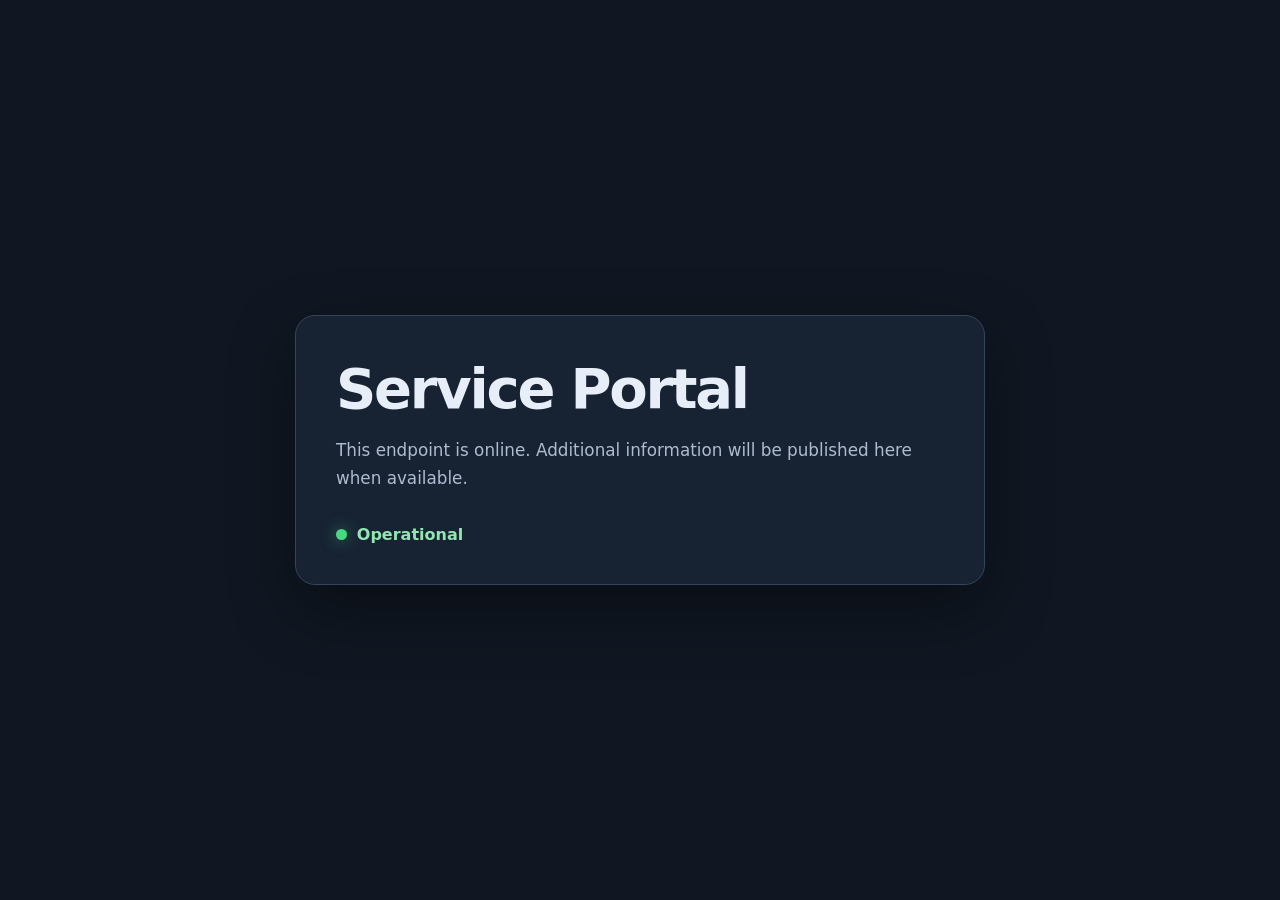
<file: safe-site/index.html>
<!doctype html>
<html lang="en">
<head>
  <meta charset="utf-8">
  <meta name="viewport" content="width=device-width, initial-scale=1">
  <meta name="robots" content="noindex, nofollow">
  <title>Service Portal</title>
  <style>
    :root { color-scheme: light dark; font-family: system-ui, sans-serif; }
    body { min-height: 100vh; margin: 0; display: grid; place-items: center; background: #101722; color: #e8eef7; }
    main { width: min(38rem, calc(100% - 3rem)); padding: 2.5rem; border: 1px solid #33445c; border-radius: 1.25rem; background: #172233; box-shadow: 0 1.5rem 4rem #0006; }
    h1 { margin: 0 0 1rem; font-size: clamp(2rem, 7vw, 3.5rem); letter-spacing: -.04em; }
    p { margin: 0; color: #aebcd0; font-size: 1.05rem; line-height: 1.65; }
    .status { display: inline-flex; align-items: center; gap: .6rem; margin-top: 2rem; color: #92e6b2; font-weight: 650; }
    .status::before { content: ""; width: .7rem; height: .7rem; border-radius: 50%; background: #46d982; box-shadow: 0 0 1rem #46d98299; }
  </style>
</head>
<body>
  <main>
    <h1>Service Portal</h1>
    <p>This endpoint is online. Additional information will be published here when available.</p>
    <div class="status">Operational</div>
  </main>
</body>
</html>
</file>
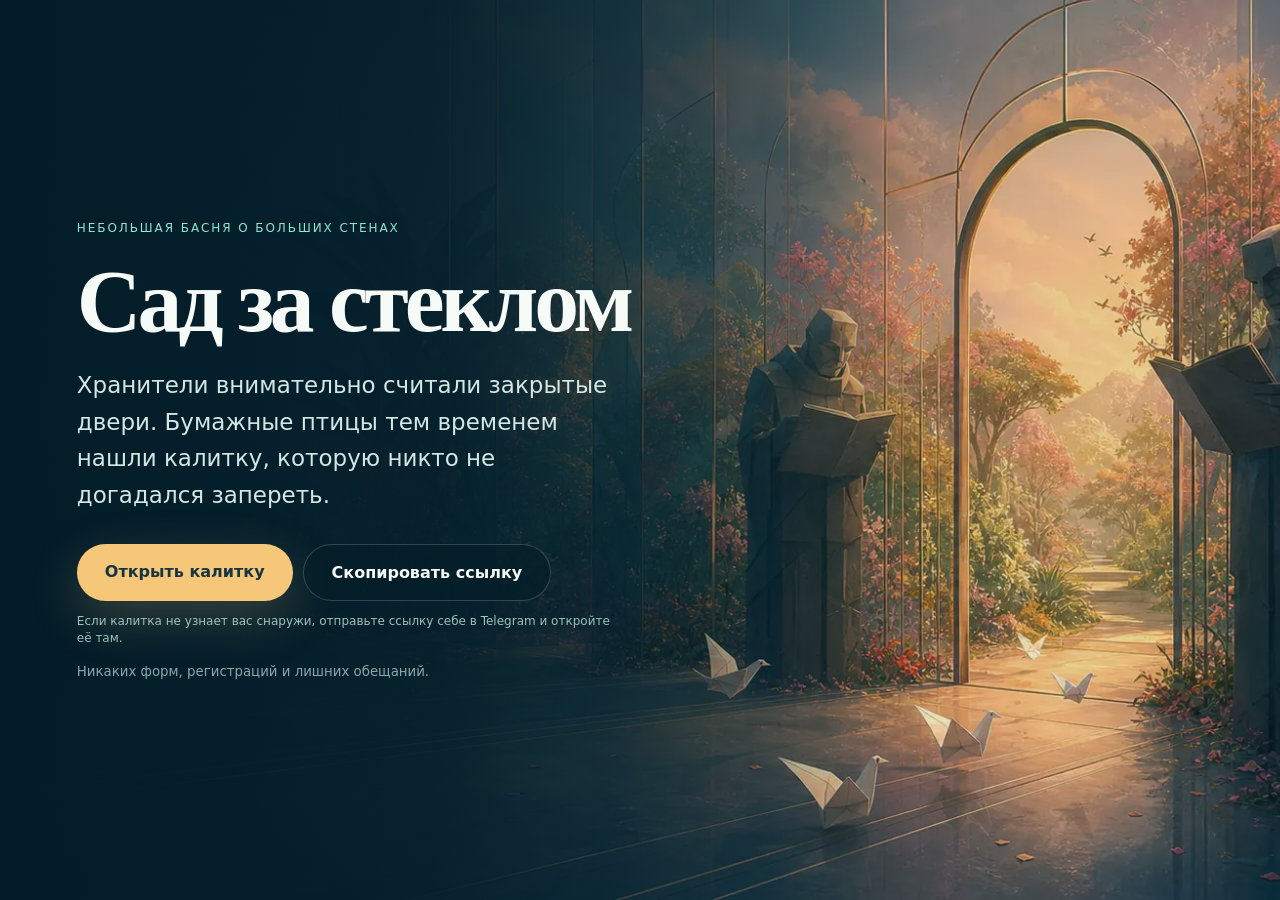
<file: site-presets/glass-garden/index.html>
<!doctype html>
<html lang="ru">
<head>
  <meta charset="utf-8">
  <meta name="viewport" content="width=device-width,initial-scale=1">
  <title>Сад за стеклом</title>
  <style>
    *{box-sizing:border-box}html,body{margin:0;min-height:100%;font-family:Inter,ui-sans-serif,system-ui,sans-serif;background:#082838;color:#f7fbf8}
    body{min-height:100svh;background:linear-gradient(90deg,rgba(3,28,40,.98) 0%,rgba(3,28,40,.83) 34%,rgba(3,28,40,.08) 72%),url("hero.webp") center/cover no-repeat;animation:gardenBreathe 12s ease-in-out infinite alternate}
    main{min-height:100svh;display:flex;align-items:center;padding:clamp(28px,6vw,100px)}
    article{max-width:610px}.mark{letter-spacing:.16em;text-transform:uppercase;font-size:12px;color:#8ce6d1}
    h1{font-family:Georgia,serif;font-size:clamp(48px,7vw,94px);line-height:.94;margin:24px 0;letter-spacing:-.045em}
    p{max-width:540px;font-size:clamp(18px,2vw,23px);line-height:1.6;color:#d3e7e4}
    .actions{display:flex;gap:10px;flex-wrap:wrap;margin-top:30px}a,button{display:inline-flex;padding:18px 28px;border-radius:999px;font:inherit;font-weight:800;cursor:pointer;transition:.25s}a{background:#f6c779;color:#173443;text-decoration:none;box-shadow:0 16px 50px rgba(246,199,121,.22)}button{border:1px solid rgba(255,255,255,.18);background:rgba(5,31,41,.72);color:#f7fbf8}
    a:hover{transform:translateY(-3px);box-shadow:0 20px 60px rgba(246,199,121,.34)}
    small{display:block;margin-top:18px;color:#86aaa8}.handoff{margin-top:12px;font-size:12px;line-height:1.4;color:#9bc2bb}
    @keyframes gardenBreathe{to{background-position:center,56% center}}@media(max-width:700px){html,body{height:100%;overflow:hidden}body{background:linear-gradient(0deg,rgba(3,28,40,.99) 0%,rgba(3,28,40,.76) 58%,rgba(3,28,40,.18) 100%),url("hero.webp") 68% center/cover no-repeat}main{height:100svh;min-height:0;align-items:flex-end;padding:20px}article{max-height:100%}.mark{font-size:10px}h1{font-size:clamp(38px,12vw,52px);margin:14px 0}p{font-size:14px;line-height:1.42}.actions{display:grid;grid-template-columns:1fr 1fr;gap:8px;margin-top:16px}.actions>*{width:100%;justify-content:center;padding:13px 10px;font-size:13px}small{margin-top:10px;font-size:11px}}@media(prefers-reduced-motion:reduce){body{animation:none}}
  </style>
</head>
<body>
  <main><article>
    <div class="mark">Небольшая басня о больших стенах</div>
    <h1>Сад за стеклом</h1>
    <p>Хранители внимательно считали закрытые двери. Бумажные птицы тем временем нашли калитку, которую никто не догадался запереть.</p>
    <div class="actions"><a id="connect" href="__PROXY_TG_LINK__">Открыть калитку</a><button id="copy" type="button">Скопировать ссылку</button></div>
    <p class="handoff">Если калитка не узнает вас снаружи, отправьте ссылку себе в Telegram и откройте её там.</p>
    <small id="status">Никаких форм, регистраций и лишних обещаний.</small>
  </article></main>
  <script>const link="__PROXY_LINK__",s=document.getElementById("status");document.getElementById("copy").onclick=async()=>{try{await navigator.clipboard.writeText(link)}catch(e){const t=document.createElement("textarea");t.value=link;document.body.appendChild(t);t.select();document.execCommand("copy");t.remove()}s.textContent="Ссылка скопирована"};</script>
</body>
</html>
</file>
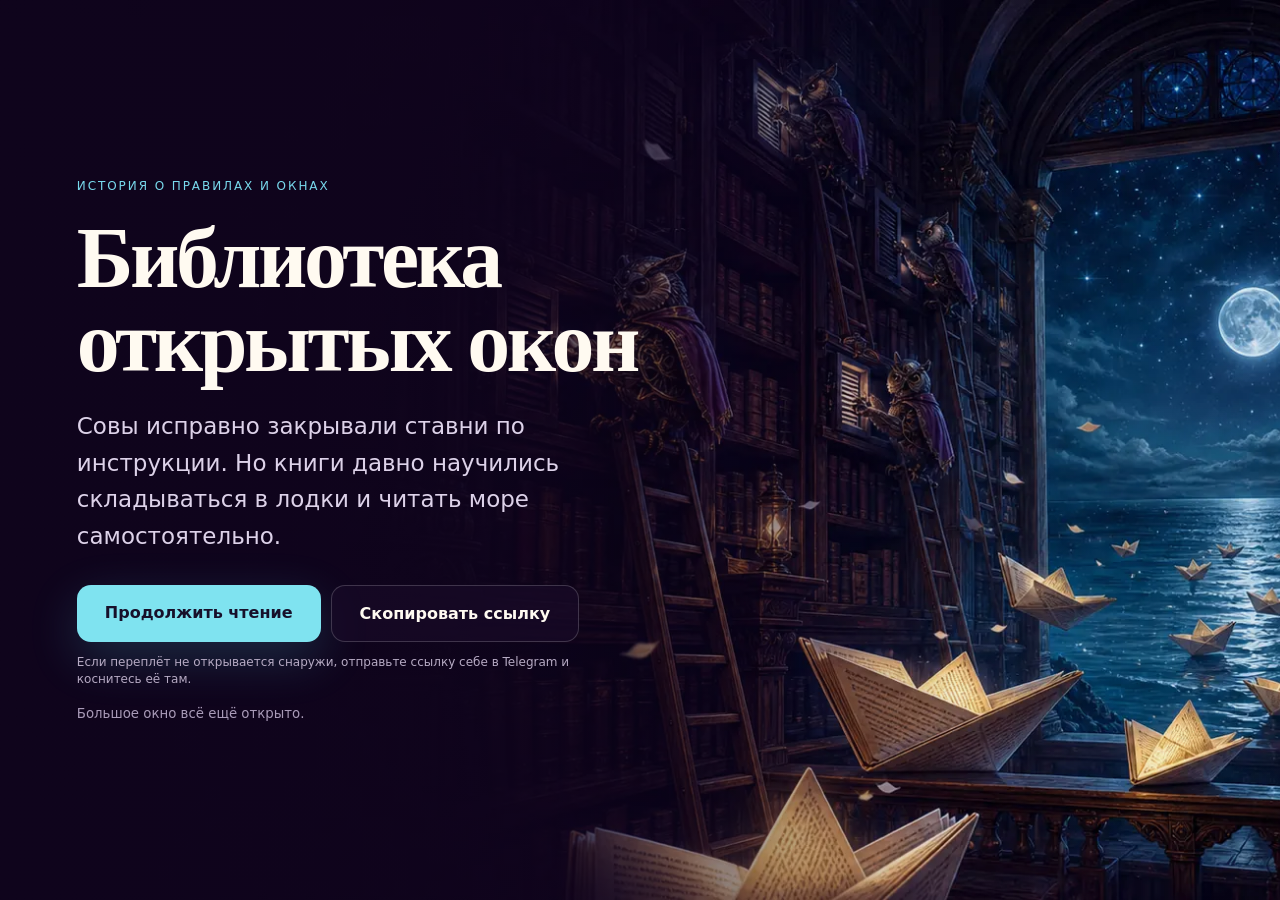
<file: site-presets/open-library/index.html>
<!doctype html>
<html lang="ru">
<head>
  <meta charset="utf-8">
  <meta name="viewport" content="width=device-width,initial-scale=1">
  <title>Библиотека открытых окон</title>
  <style>
    *{box-sizing:border-box}html,body{margin:0;min-height:100%;font-family:Inter,ui-sans-serif,system-ui,sans-serif;background:#10051e;color:#fffaf1}
    body{min-height:100svh;background:linear-gradient(90deg,rgba(15,4,28,.99) 0%,rgba(15,4,28,.84) 35%,rgba(15,4,28,.04) 75%),url("hero.webp") center/cover no-repeat;animation:librarySail 13s ease-in-out infinite alternate}
    main{min-height:100svh;display:flex;align-items:center;padding:clamp(28px,6vw,100px)}
    article{max-width:620px}.mark{letter-spacing:.16em;text-transform:uppercase;font-size:12px;color:#78d9ec}
    h1{font-family:Georgia,serif;font-size:clamp(46px,6.7vw,90px);line-height:.97;margin:24px 0;letter-spacing:-.04em}
    p{max-width:550px;font-size:clamp(18px,2vw,23px);line-height:1.6;color:#ddd2e9}
    .actions{display:flex;gap:10px;flex-wrap:wrap;margin-top:30px}a,button{display:inline-flex;padding:18px 28px;border-radius:14px;font:inherit;font-weight:800;cursor:pointer;transition:.25s}a{background:#7fe3f0;color:#17102a;text-decoration:none;box-shadow:0 16px 50px rgba(79,203,229,.2)}button{border:1px solid rgba(255,255,255,.18);background:rgba(24,10,39,.72);color:#fffaf1}
    a:hover{transform:translateY(-3px) rotate(-.4deg);box-shadow:0 20px 60px rgba(79,203,229,.34)}
    small{display:block;margin-top:18px;color:#a99bb8}.handoff{margin-top:12px;font-size:12px;line-height:1.4;color:#b7abc4}
    @keyframes librarySail{to{background-position:center,58% center}}@media(max-width:700px){html,body{height:100%;overflow:hidden}body{background:linear-gradient(0deg,rgba(15,4,28,.99) 0%,rgba(15,4,28,.78) 58%,rgba(15,4,28,.12) 100%),url("hero.webp") 72% center/cover no-repeat}main{height:100svh;min-height:0;align-items:flex-end;padding:20px}article{max-height:100%}.mark{font-size:10px}h1{font-size:clamp(36px,11vw,49px);margin:14px 0}p{font-size:14px;line-height:1.42}.actions{display:grid;grid-template-columns:1fr 1fr;gap:8px;margin-top:16px}.actions>*{width:100%;justify-content:center;padding:13px 9px;font-size:13px}small{margin-top:10px;font-size:11px}}@media(prefers-reduced-motion:reduce){body{animation:none}}
  </style>
</head>
<body>
  <main><article>
    <div class="mark">История о правилах и окнах</div>
    <h1>Библиотека открытых окон</h1>
    <p>Совы исправно закрывали ставни по инструкции. Но книги давно научились складываться в лодки и читать море самостоятельно.</p>
    <div class="actions"><a id="connect" href="__PROXY_TG_LINK__">Продолжить чтение</a><button id="copy" type="button">Скопировать ссылку</button></div>
    <p class="handoff">Если переплёт не открывается снаружи, отправьте ссылку себе в Telegram и коснитесь её там.</p>
    <small id="status">Большое окно всё ещё открыто.</small>
  </article></main>
  <script>const link="__PROXY_LINK__",s=document.getElementById("status");document.getElementById("copy").onclick=async()=>{try{await navigator.clipboard.writeText(link)}catch(e){const t=document.createElement("textarea");t.value=link;document.body.appendChild(t);t.select();document.execCommand("copy");t.remove()}s.textContent="Ссылка скопирована"};</script>
</body>
</html>
</file>
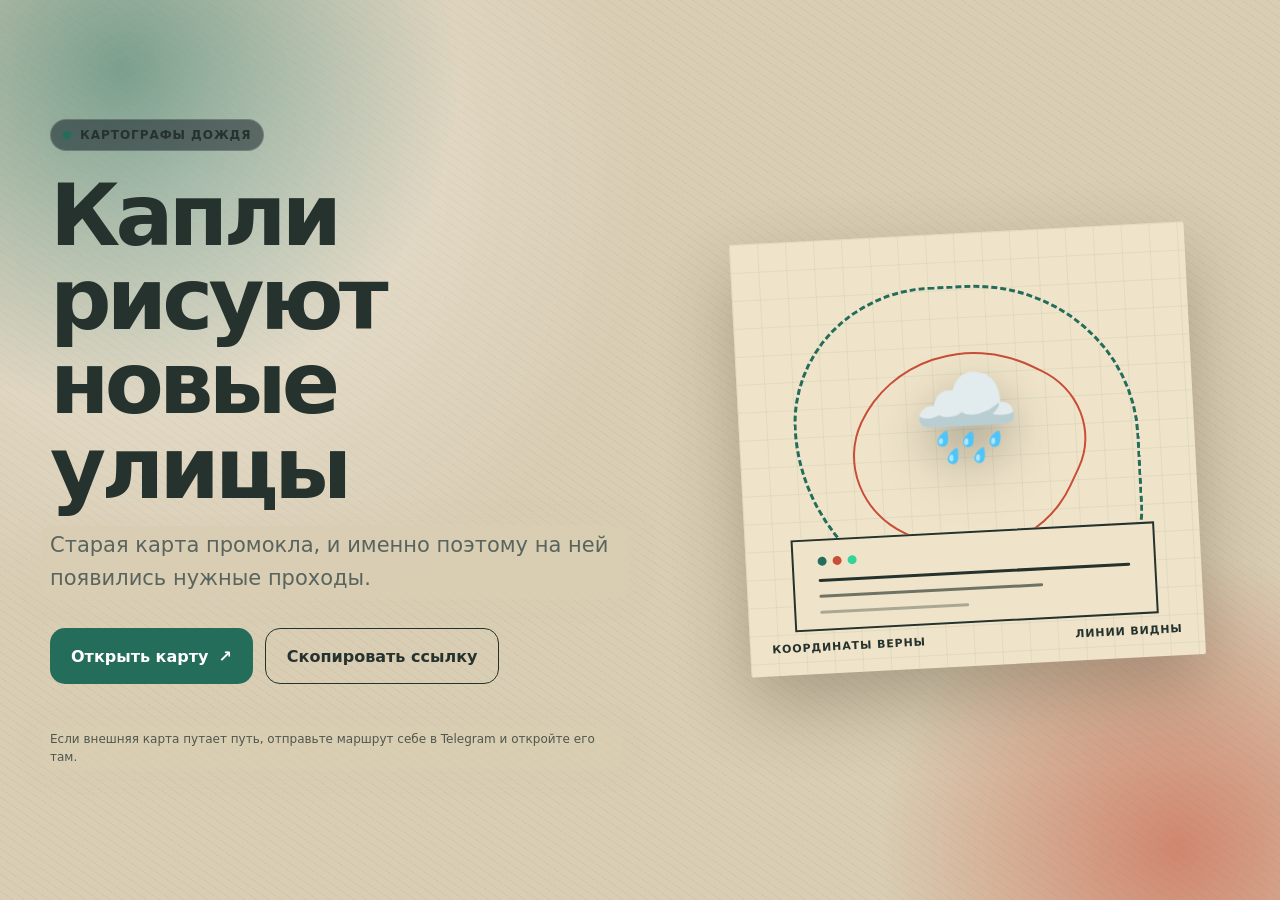
<file: site-presets/random-gallery/index.html>
<!doctype html>
<html lang="ru">
<head>
  <meta charset="utf-8">
  <meta name="viewport" content="width=device-width,initial-scale=1">
  <meta name="theme-color" content="#09111d">
  <title>IGProxy — свободный маршрут</title>
  <style>
    *{box-sizing:border-box}html,body{min-height:100%;margin:0}button,a{font:inherit}body{--a:#75d5ff;--b:#a78bfa;--bg:#07101d;--ink:#f8fafc;--muted:#aab7c8;--panel:rgba(13,23,39,.8);font-family:Inter,ui-sans-serif,system-ui,-apple-system,"Segoe UI",sans-serif;color:var(--ink);background:var(--bg);overflow-x:hidden}
    .backdrop{position:fixed;inset:0;z-index:-2;overflow:hidden}.backdrop::before,.backdrop::after{content:"";position:absolute;border-radius:50%;filter:blur(3px);opacity:.55}.backdrop::before{width:55vw;height:55vw;left:-18vw;top:-22vw;background:radial-gradient(circle,var(--a),transparent 68%)}.backdrop::after{width:48vw;height:48vw;right:-16vw;bottom:-20vw;background:radial-gradient(circle,var(--b),transparent 68%)}
    .shell{width:min(1180px,calc(100% - 32px));min-height:100vh;margin:auto;display:grid;grid-template-columns:minmax(0,1.05fr) minmax(320px,.95fr);align-items:center;gap:clamp(30px,6vw,88px);padding:50px 0}.copy{max-width:660px}.badge{display:inline-flex;align-items:center;gap:9px;padding:8px 12px;border:1px solid rgba(255,255,255,.16);border-radius:999px;background:rgba(6,13,24,.48);backdrop-filter:blur(12px);font-size:12px;font-weight:850;letter-spacing:.08em;text-transform:uppercase}.badge i{width:8px;height:8px;border-radius:50%;background:var(--a);box-shadow:0 0 16px var(--a)}
    h1{margin:22px 0 16px;font-size:clamp(46px,7vw,86px);line-height:.98;letter-spacing:-.055em;text-wrap:balance}.lead{max-width:610px;margin:0;color:var(--muted);font-size:clamp(17px,2vw,21px);line-height:1.58}.actions{display:flex;align-items:center;gap:12px;flex-wrap:wrap;margin-top:30px}.primary,.secondary{min-height:56px;border:0;border-radius:15px;padding:0 21px;font-weight:850;cursor:pointer;transition:transform .18s ease,filter .18s ease}.primary{display:inline-flex;align-items:center;gap:10px;color:#07101d;background:linear-gradient(135deg,var(--a),var(--b));box-shadow:0 16px 42px color-mix(in srgb,var(--a) 23%,transparent);text-decoration:none}.secondary{color:var(--ink);border:1px solid rgba(255,255,255,.16);background:rgba(8,16,28,.68)}.primary:hover,.secondary:hover{transform:translateY(-2px);filter:brightness(1.08)}.copied{width:100%;min-height:20px;color:var(--a);font-size:13px;font-weight:750}
    .scene{position:relative;min-height:560px;display:grid;place-items:center}.artifact{position:relative;width:min(455px,100%);aspect-ratio:.84;border:1px solid rgba(255,255,255,.16);border-radius:34px;background:linear-gradient(145deg,rgba(255,255,255,.13),rgba(8,16,29,.82));box-shadow:0 40px 100px rgba(0,0,0,.42);overflow:hidden;transform:rotate(1.5deg)}.grid{position:absolute;inset:0;opacity:.32;background-image:linear-gradient(rgba(255,255,255,.08) 1px,transparent 1px),linear-gradient(90deg,rgba(255,255,255,.08) 1px,transparent 1px);background-size:38px 38px}.orb{position:absolute;inset:13%;border:1px solid color-mix(in srgb,var(--a) 55%,transparent);border-radius:50%}.orb::after{content:"";position:absolute;inset:18%;border:1px solid color-mix(in srgb,var(--b) 60%,transparent);border-radius:inherit}.symbol{position:absolute;left:50%;top:14%;transform:translateX(-50%);font-size:78px;filter:drop-shadow(0 18px 24px rgba(0,0,0,.3))}.console{position:absolute;inset:38% 14% 17%;display:grid;align-content:center;gap:13px;border:1px solid rgba(255,255,255,.12);border-radius:24px;background:rgba(5,12,22,.76);padding:24px}.lights{display:flex;gap:6px}.lights i{width:9px;height:9px;border-radius:50%;background:var(--a)}.lights i:nth-child(2){background:var(--b)}.lights i:nth-child(3){background:#34d399}.line{height:8px;border-radius:99px;background:linear-gradient(90deg,var(--a),var(--b))}.line:nth-child(3){width:72%;opacity:.63}.line:nth-child(4){width:48%;opacity:.34}.caption{position:absolute;left:22px;right:22px;bottom:20px;display:flex;justify-content:space-between;gap:12px;font-size:11px;font-weight:850;letter-spacing:.08em;text-transform:uppercase}.tag{position:absolute;z-index:3;display:inline-flex;align-items:center;gap:8px;max-width:190px;padding:9px 13px;border:1px solid rgba(255,255,255,.17);border-radius:999px;background:rgba(7,15,28,.88);backdrop-filter:blur(14px);font-size:11px;font-weight:850;box-shadow:0 14px 38px rgba(0,0,0,.28)}.tag::before{content:"";width:7px;height:7px;border-radius:50%;background:var(--a);box-shadow:0 0 14px var(--a)}.tag-a{left:12px;top:13%}.tag-b{right:12px;bottom:14%}.tag-b::before{background:var(--b);box-shadow:0 0 14px var(--b)}

    /* 01 — newspaper front page */
    .layout-editorial{--bg:#e9e4d7;--ink:#171715;--muted:#625f57;--a:#d6523c;--b:#1f4d45}.layout-editorial .backdrop{background:repeating-linear-gradient(90deg,transparent 0 31px,rgba(30,30,20,.04) 32px)}.layout-editorial .backdrop::before,.layout-editorial .backdrop::after{display:none}.layout-editorial .shell{grid-template-columns:.9fr 1.1fr}.layout-editorial .copy{border-top:6px double #171715;padding-top:18px}.layout-editorial .badge{border-color:#171715;background:transparent;border-radius:0}.layout-editorial h1{font-family:Georgia,serif;font-size:clamp(52px,7vw,94px);letter-spacing:-.06em}.layout-editorial .primary{border-radius:0;background:#171715;color:#fff;box-shadow:none}.layout-editorial .secondary{border-radius:0;border-color:#171715;background:transparent;color:#171715}.layout-editorial .artifact{aspect-ratio:.72;border:2px solid #171715;border-radius:0;background:#f7f2e7;box-shadow:18px 18px 0 #d6523c;transform:rotate(2deg)}.layout-editorial .grid{opacity:.12;background-size:100% 34px}.layout-editorial .orb{inset:11% 11% 48%;border:0;border-radius:0;background:linear-gradient(145deg,#1f4d45,#17322e)}.layout-editorial .orb::after{display:none}.layout-editorial .console{inset:50% 9% 10%;border:0;border-top:2px solid #171715;border-radius:0;background:transparent;color:#171715}.layout-editorial .line{height:12px;border-radius:0;background:#171715}.layout-editorial .symbol{top:16%;font-size:92px}.layout-editorial .caption{color:#171715}.layout-editorial .tag{border-color:#171715;border-radius:0;background:#f7f2e7;color:#171715;box-shadow:7px 7px 0 #1f4d45}
    /* 02 — transit board */
    .layout-transit{--bg:#090b0d;--ink:#f6f3e9;--muted:#b9b59f;--a:#ffd51f;--b:#ff5a36}.layout-transit .backdrop{background:linear-gradient(90deg,transparent 49.7%,rgba(255,213,31,.08) 50%)}.layout-transit .artifact{aspect-ratio:.94;border-radius:12px;border:3px solid #ffd51f;background:#101316;box-shadow:18px 18px 0 #24282c;transform:none}.layout-transit .grid{opacity:.5;background-size:100% 48px;background-image:linear-gradient(rgba(255,213,31,.12) 1px,transparent 1px)}.layout-transit .orb{inset:12% 8% 56%;border:0;border-radius:8px;background:#ffd51f}.layout-transit .orb::after{content:"03 — 17 — 44";inset:0;display:grid;place-items:center;border:0;color:#090b0d;font:900 44px/1 ui-monospace,monospace}.layout-transit .symbol{top:34%;font-size:98px}.layout-transit .console{inset:63% 8% 11%;border-radius:8px;border-color:#ffd51f;background:#090b0d}.layout-transit .line{height:5px;background:#ffd51f}.layout-transit h1{text-transform:uppercase;letter-spacing:-.035em}.layout-transit .primary{border-radius:6px;background:#ffd51f;box-shadow:none}.layout-transit .secondary{border-radius:6px;border-color:#ffd51f}.layout-transit .tag{border-radius:5px;background:#ffd51f;color:#090b0d;box-shadow:none}.layout-transit .tag::before{background:#090b0d;box-shadow:none}
    /* 03 — paper map */
    .layout-cartography{--bg:#d9cdb3;--ink:#25322d;--muted:#59645e;--a:#256d5b;--b:#c94e38}.layout-cartography .backdrop{background:radial-gradient(circle at 15% 20%,rgba(255,255,255,.45),transparent 36%),repeating-linear-gradient(35deg,rgba(44,64,54,.04) 0 1px,transparent 1px 7px)}.layout-cartography .artifact{aspect-ratio:1.05;border:0;border-radius:2px;background:#efe4c9;box-shadow:0 30px 70px rgba(60,47,28,.3);transform:rotate(-3deg)}.layout-cartography .grid{opacity:.45;background-size:28px 28px;background-image:linear-gradient(rgba(37,109,91,.16) 1px,transparent 1px),linear-gradient(90deg,rgba(37,109,91,.16) 1px,transparent 1px)}.layout-cartography .orb{inset:12%;border:3px dashed #256d5b;border-radius:46% 54% 34% 66%}.layout-cartography .orb::after{border:2px solid #c94e38;border-radius:60% 35% 55% 40%;transform:rotate(28deg)}.layout-cartography .console{inset:auto 10% 10% 10%;height:92px;border:2px solid #25322d;border-radius:0;background:#efe4c9}.layout-cartography .line{height:3px;background:#25322d}.layout-cartography .symbol{top:31%;font-size:86px}.layout-cartography .caption{color:#25322d}.layout-cartography .primary{background:#256d5b;color:#fff;box-shadow:none}.layout-cartography .secondary{border-color:#25322d;background:transparent;color:#25322d}.layout-cartography .tag{border:2px solid #25322d;border-radius:2px;background:#efe4c9;color:#25322d;box-shadow:none;transform:rotate(2deg)}
    /* 04 — terminal */
    .layout-terminal{--bg:#02120c;--ink:#baffd8;--muted:#72b58e;--a:#39ff88;--b:#00c96b}.layout-terminal{font-family:ui-monospace,SFMono-Regular,Consolas,monospace}.layout-terminal .backdrop{background:repeating-linear-gradient(0deg,transparent 0 3px,rgba(57,255,136,.025) 4px)}.layout-terminal .artifact{aspect-ratio:1.15;border:1px solid #39ff88;border-radius:8px;background:#041a11;box-shadow:0 0 70px rgba(57,255,136,.13);transform:none}.layout-terminal .grid{background-size:22px 22px;opacity:.2}.layout-terminal .orb{inset:8% 8% 72%;border:0;border-bottom:1px solid #39ff88;border-radius:0}.layout-terminal .orb::after{content:"●  ●  ●     ROUTE.SYS / ONLINE";inset:0;display:flex;align-items:center;border:0;color:#39ff88;font-size:12px}.layout-terminal .symbol{top:23%;font-size:84px}.layout-terminal .console{inset:56% 8% 10%;border-radius:2px;border-color:#39ff88;background:#02120c}.layout-terminal .line{height:2px;background:#39ff88}.layout-terminal .line::before{content:"> routing package";color:#39ff88;font-size:11px;position:relative;top:-15px}.layout-terminal h1{letter-spacing:-.045em}.layout-terminal .primary{border:1px solid #39ff88;border-radius:3px;background:#39ff88;box-shadow:0 0 35px rgba(57,255,136,.2)}.layout-terminal .secondary,.layout-terminal .tag{border-color:#39ff88;border-radius:3px;background:#03160e;color:#baffd8}
    /* 05 — botanical atlas */
    .layout-botanical{--bg:#e8f0df;--ink:#173d2c;--muted:#587061;--a:#56a96f;--b:#df8f79}.layout-botanical .backdrop{background:radial-gradient(ellipse at 0 100%,#a8d8b4 0 18%,transparent 19%),radial-gradient(ellipse at 100% 0,#f0b6a4 0 15%,transparent 16%)}.layout-botanical .shell{grid-template-columns:1fr 1fr}.layout-botanical h1{font-family:Georgia,serif;font-weight:500;letter-spacing:-.04em}.layout-botanical .artifact{aspect-ratio:.78;border:1px solid #6d8b76;border-radius:48% 48% 24px 24px;background:rgba(255,255,255,.56);box-shadow:0 30px 80px rgba(42,87,61,.2);transform:none}.layout-botanical .grid{opacity:.15;background-size:70px 70px}.layout-botanical .orb{inset:10% 16% 20%;border:0;border-radius:50% 5%;background:linear-gradient(145deg,rgba(86,169,111,.45),transparent)}.layout-botanical .orb::after{inset:15%;border:2px solid #56a96f;border-radius:5% 50%;transform:rotate(30deg)}.layout-botanical .symbol{top:23%;font-size:100px}.layout-botanical .console{inset:62% 13% 12%;border:0;border-radius:80px 12px;background:#173d2c}.layout-botanical .primary{background:#173d2c;color:#fff;box-shadow:none}.layout-botanical .secondary{border-color:#173d2c;background:transparent;color:#173d2c}.layout-botanical .caption{color:#173d2c}.layout-botanical .tag{border:1px solid #6d8b76;background:#f3f7ee;color:#173d2c;box-shadow:0 12px 30px rgba(42,87,61,.14)}
    /* 06 — airmail postcard */
    .layout-postcard{--bg:#bfe7ff;--ink:#12324a;--muted:#42647a;--a:#ffffff;--b:#ef5350}.layout-postcard .backdrop{background:linear-gradient(#79c8f7,#dff5ff 68%,#b7dfbc 69%)}.layout-postcard .backdrop::before,.layout-postcard .backdrop::after{background:#fff;filter:none;opacity:.65;height:70px;border-radius:999px}.layout-postcard .artifact{aspect-ratio:1.35;border:10px solid #fff;border-radius:8px;background:linear-gradient(145deg,#effaff,#9bd7f8);box-shadow:0 30px 70px rgba(21,87,125,.22);transform:rotate(3deg)}.layout-postcard .grid{opacity:.25;background-size:100% 32px}.layout-postcard .orb{inset:12% 8%;border:3px dashed #fff;border-radius:8px}.layout-postcard .orb::after{inset:10% 55% 55% 10%;border:0;border-radius:4px;background:#ef5350;box-shadow:inset 0 0 0 7px #fff}.layout-postcard .symbol{top:30%;font-size:92px}.layout-postcard .console{inset:67% 9% 9%;border:0;border-radius:4px;background:#fff}.layout-postcard .line{height:3px;background:#12324a}.layout-postcard .primary{background:#ef5350;color:#fff;box-shadow:none}.layout-postcard .secondary{border-color:#12324a;background:#fff;color:#12324a}.layout-postcard .caption{color:#12324a}.layout-postcard .tag{border:0;border-radius:5px;background:#fff;color:#12324a;box-shadow:0 10px 30px rgba(21,87,125,.18)}
    /* 07 — old tea menu */
    .layout-tearoom{--bg:#3a1717;--ink:#f7e6c4;--muted:#c9ae87;--a:#e4b65f;--b:#8ebc8b}.layout-tearoom .backdrop{background:radial-gradient(circle at center,rgba(228,182,95,.12),transparent 45%),repeating-linear-gradient(90deg,rgba(255,255,255,.02) 0 1px,transparent 1px 18px)}.layout-tearoom .copy{border:1px solid #e4b65f;padding:28px}.layout-tearoom h1{font-family:Georgia,serif;font-weight:500}.layout-tearoom .artifact{aspect-ratio:.76;border:4px double #e4b65f;border-radius:180px 180px 18px 18px;background:#4b2020;box-shadow:0 36px 80px rgba(0,0,0,.35);transform:none}.layout-tearoom .grid{display:none}.layout-tearoom .orb{inset:8% 12% 52%;border:1px solid #e4b65f;border-radius:50%}.layout-tearoom .symbol{top:19%;font-size:94px}.layout-tearoom .console{inset:53% 12% 12%;border:1px solid #e4b65f;border-radius:4px;background:#321313}.layout-tearoom .line{height:1px;background:#e4b65f}.layout-tearoom .primary{border-radius:2px;background:#e4b65f;box-shadow:none}.layout-tearoom .secondary,.layout-tearoom .tag{border-color:#e4b65f;border-radius:2px;background:#321313;color:#f7e6c4}.layout-tearoom .caption{color:#f7e6c4}
    /* 08 — maritime signal */
    .layout-beacon{--bg:#071d2d;--ink:#f8f2df;--muted:#9db2bc;--a:#ff6933;--b:#47b8c8}.layout-beacon .backdrop{background:linear-gradient(165deg,transparent 55%,rgba(71,184,200,.18) 56% 58%,transparent 59%)}.layout-beacon .shell{grid-template-columns:1.12fr .88fr}.layout-beacon h1{text-transform:uppercase;font-weight:950}.layout-beacon .artifact{aspect-ratio:.8;border:0;border-radius:240px 240px 20px 20px;background:#f8f2df;box-shadow:20px 20px 0 #ff6933;transform:none}.layout-beacon .grid{background-size:100% 70px;opacity:.18}.layout-beacon .orb{inset:10% 15% 45%;border:18px solid #071d2d;border-radius:50%}.layout-beacon .orb::after{inset:28%;border:0;background:#ff6933}.layout-beacon .symbol{top:34%;font-size:88px}.layout-beacon .console{inset:64% 12% 9%;border:0;border-radius:2px;background:#071d2d}.layout-beacon .line{height:4px;background:#47b8c8}.layout-beacon .primary{background:#ff6933;color:#071d2d;box-shadow:none}.layout-beacon .secondary{border-color:#f8f2df}.layout-beacon .caption{color:#071d2d}.layout-beacon .tag{border:0;border-radius:2px;background:#ff6933;color:#071d2d;box-shadow:none}
    /* 09 — music poster */
    .layout-poster{--bg:#37106d;--ink:#fff7d6;--muted:#d7bce8;--a:#ffdb1f;--b:#ff4da6}.layout-poster .backdrop{background:linear-gradient(125deg,#37106d 0 48%,#e2308b 49% 66%,#ffdb1f 67% 71%,#37106d 72%)}.layout-poster h1{font-size:clamp(54px,8vw,102px);text-transform:uppercase;font-weight:950;transform:rotate(-2deg)}.layout-poster .artifact{aspect-ratio:1;border:8px solid #fff7d6;border-radius:50%;background:#ff4da6;box-shadow:25px 25px 0 #ffdb1f;transform:rotate(4deg)}.layout-poster .grid{background-size:46px 46px;opacity:.3}.layout-poster .orb{inset:12%;border:18px solid #37106d}.layout-poster .orb::after{inset:23%;border:10px solid #ffdb1f}.layout-poster .symbol{top:32%;font-size:102px}.layout-poster .console{display:none}.layout-poster .primary{border:4px solid #37106d;border-radius:0;background:#ffdb1f;box-shadow:8px 8px 0 #ff4da6}.layout-poster .secondary,.layout-poster .tag{border:3px solid #fff7d6;border-radius:0;background:#37106d;color:#fff7d6;box-shadow:6px 6px 0 #ffdb1f}.layout-poster .caption{left:16%;right:16%;bottom:26%;color:#fff7d6;font-size:14px}
    /* 10 — playful path */
    .layout-playground{--bg:#f2f7ff;--ink:#17263a;--muted:#607087;--a:#64d7a4;--b:#7b8cff}.layout-playground .backdrop{background:radial-gradient(circle at 15% 20%,#d6fff0 0 12%,transparent 13%),radial-gradient(circle at 90% 70%,#e2ddff 0 16%,transparent 17%)}.layout-playground .artifact{aspect-ratio:.9;border:0;border-radius:42px;background:#fff;box-shadow:0 28px 70px rgba(56,75,108,.18);transform:rotate(-2deg)}.layout-playground .grid{background-size:52px 52px;opacity:.12}.layout-playground .orb{inset:12%;border:18px solid #d8f7e8;border-radius:44% 56% 62% 38%}.layout-playground .orb::after{inset:18%;border:10px solid #e4e6ff;border-radius:65% 35% 42% 58%}.layout-playground .symbol{top:30%;font-size:110px}.layout-playground .console{inset:66% 13% 10%;border:0;border-radius:18px;background:#17263a}.layout-playground .primary{background:#64d7a4;color:#17263a;box-shadow:0 14px 30px rgba(100,215,164,.3)}.layout-playground .secondary{border-color:#b9c4d4;background:#fff;color:#17263a}.layout-playground .caption{color:#17263a}.layout-playground .tag{border:0;background:#fff;color:#17263a;box-shadow:0 12px 34px rgba(56,75,108,.16)}
    /* 11 — observatory dome */
    .layout-observatory{--bg:#040718;--ink:#eef2ff;--muted:#9ca7d3;--a:#8ba8ff;--b:#edb6ff}.layout-observatory .backdrop{background:radial-gradient(circle at 70% 20%,#27306b,transparent 32%),radial-gradient(#fff 1px,transparent 1px);background-size:auto,42px 42px}.layout-observatory .artifact{aspect-ratio:1;border-radius:50% 50% 8px 8px;background:#111735;border:5px solid #8ba8ff;transform:none}.layout-observatory .orb{inset:10%;border-style:dashed}.layout-observatory .console{inset:64% 16% 9%;border-radius:4px}.layout-observatory .primary{background:#eef2ff;color:#111735}
    /* 12 — architect blueprint */
    .layout-blueprint{--bg:#0757a4;--ink:#fff;--muted:#cbe5ff;--a:#fff;--b:#70d6ff}.layout-blueprint{font-family:ui-monospace,monospace}.layout-blueprint .backdrop{background:linear-gradient(#ffffff18 1px,transparent 1px),linear-gradient(90deg,#ffffff18 1px,transparent 1px);background-size:24px 24px}.layout-blueprint .artifact{aspect-ratio:1.2;border:2px solid #fff;border-radius:0;background:#0757a4;box-shadow:12px 12px 0 #003b72;transform:none}.layout-blueprint .orb{border:2px dashed #fff;border-radius:0}.layout-blueprint .console{border:2px solid #fff;border-radius:0;background:#0757a4}.layout-blueprint .primary,.layout-blueprint .secondary{border-radius:0}
    /* 13 — cassette deck */
    .layout-cassette{--bg:#e6d6b5;--ink:#2b2118;--muted:#6f5f4c;--a:#ef6a3a;--b:#1c7a78}.layout-cassette .backdrop{background:repeating-linear-gradient(0deg,#dccaa7 0 4px,#e6d6b5 4px 24px)}.layout-cassette .artifact{aspect-ratio:1.35;border:6px solid #2b2118;border-radius:16px;background:#f0e5cc;box-shadow:14px 14px 0 #ef6a3a;transform:none}.layout-cassette .orb{inset:25% 12%;border:8px solid #2b2118;border-radius:16px}.layout-cassette .orb::after{border:12px dotted #1c7a78}.layout-cassette .console{display:none}.layout-cassette .caption{color:#2b2118}.layout-cassette .primary{background:#ef6a3a;color:#2b2118}
    /* 14 — metro ticket */
    .layout-metrocard{--bg:#f3e9d2;--ink:#182b45;--muted:#5a6878;--a:#e43d30;--b:#2457a7}.layout-metrocard .backdrop{background:linear-gradient(120deg,#e43d30 0 18%,transparent 18% 82%,#2457a7 82%)}.layout-metrocard .artifact{aspect-ratio:1.7;border:0;border-radius:22px;background:#fff8e8;box-shadow:0 28px 70px #182b4544;transform:rotate(-4deg)}.layout-metrocard .artifact::after{content:"";position:absolute;inset:0 47%;border-left:3px dashed #182b45}.layout-metrocard .orb{inset:14% 55% 14% 8%;border:8px solid #e43d30}.layout-metrocard .console{inset:17% 7% 17% 58%;background:#182b45}.layout-metrocard .caption{color:#182b45}.layout-metrocard .primary{background:#e43d30;color:#fff}
    /* 15 — museum placard */
    .layout-museum{--bg:#42131d;--ink:#f4e9ce;--muted:#ccb993;--a:#d5ae62;--b:#8c2337}.layout-museum .backdrop{background:radial-gradient(circle,#6b2432,transparent 54%)}.layout-museum h1{font-family:Georgia,serif;font-weight:400}.layout-museum .artifact{aspect-ratio:.76;border:18px ridge #d5ae62;border-radius:2px;background:#231015;box-shadow:0 35px 80px #0008;transform:none}.layout-museum .orb{inset:9%;border:1px solid #d5ae62;border-radius:0}.layout-museum .console{inset:67% 10% 8%;background:#f4e9ce}.layout-museum .primary{background:#d5ae62;color:#42131d}
    /* 16 — weather station */
    .layout-weather{--bg:#c9e8f7;--ink:#173548;--muted:#59798b;--a:#fff;--b:#ffb85c}.layout-weather .backdrop{background:linear-gradient(#8fd0f2,#effaff)}.layout-weather .artifact{aspect-ratio:.9;border:1px solid #ffffffaa;border-radius:38px;background:#ffffff66;backdrop-filter:blur(14px);box-shadow:0 28px 80px #5088a533;transform:none}.layout-weather .orb{inset:10% 14% 47%;background:#fff;border:0}.layout-weather .console{background:#173548;border:0}.layout-weather .secondary{color:#173548;background:#ffffff88;border-color:#fff}.layout-weather .caption{color:#173548}
    /* 17 — chess room */
    .layout-chess{--bg:#111;--ink:#f4f0e6;--muted:#aaa49a;--a:#f4f0e6;--b:#b89968}.layout-chess .backdrop{background:conic-gradient(#191919 25%,#292929 0 50%,#191919 0 75%,#292929 0);background-size:90px 90px}.layout-chess .artifact{aspect-ratio:1;border:10px solid #f4f0e6;border-radius:0;background:conic-gradient(#eee8d8 25%,#272727 0 50%,#eee8d8 0 75%,#272727 0);background-size:88px 88px;box-shadow:20px 20px 0 #b89968;transform:rotate(2deg)}.layout-chess .orb,.layout-chess .console{display:none}.layout-chess .symbol{top:36%;font-size:130px}.layout-chess .primary{background:#f4f0e6;color:#111;border-radius:0}.layout-chess .secondary{border-radius:0}
    /* 18 — bakery paper */
    .layout-bakery{--bg:#f5d7b2;--ink:#5b2c20;--muted:#896052;--a:#e6794b;--b:#f4b43f}.layout-bakery .backdrop{background:repeating-linear-gradient(45deg,#fff2dc 0 18px,#f5d7b2 18px 36px)}.layout-bakery .artifact{aspect-ratio:.86;border:0;border-radius:50% 50% 24px 24px;background:#fff5df;box-shadow:0 25px 70px #8b4e3033;transform:none}.layout-bakery .orb{inset:12%;border:5px dotted #e6794b}.layout-bakery .console{background:#5b2c20;border:0}.layout-bakery h1{font-family:Georgia,serif}.layout-bakery .primary{background:#5b2c20;color:#fff5df}
    /* 19 — aquarium window */
    .layout-aquarium{--bg:#003548;--ink:#eaffff;--muted:#99cbd1;--a:#43e2cf;--b:#58a9ff}.layout-aquarium .backdrop{background:radial-gradient(ellipse at 50% 100%,#05758a,transparent 60%)}.layout-aquarium .artifact{aspect-ratio:1.25;border:14px solid #102d38;border-radius:60px;background:linear-gradient(#08778f,#00384d);box-shadow:inset 0 20px 50px #8fffea33,0 35px 80px #001820;transform:none}.layout-aquarium .grid{background-image:radial-gradient(circle,#bff 2px,transparent 3px);background-size:45px 45px}.layout-aquarium .orb{border-radius:60% 40%;border-color:#43e2cf}.layout-aquarium .console{background:#002936}.layout-aquarium .primary{background:#43e2cf;color:#003548}
    /* 20 — courier label */
    .layout-courier{--bg:#151dff;--ink:#fff;--muted:#c8caff;--a:#c7ff2e;--b:#ff6b35}.layout-courier .backdrop{background:repeating-linear-gradient(-35deg,transparent 0 60px,#c7ff2e22 60px 90px)}.layout-courier h1{text-transform:uppercase;font-weight:950}.layout-courier .artifact{aspect-ratio:1.45;border:8px solid #fff;border-radius:8px;background:#c7ff2e;box-shadow:18px 18px 0 #ff6b35;transform:rotate(-2deg)}.layout-courier .orb{inset:12%;border:5px dashed #151dff;border-radius:4px}.layout-courier .console{background:#151dff;border-radius:3px}.layout-courier .caption{color:#151dff}.layout-courier .primary{background:#c7ff2e;color:#151dff;border-radius:4px}
    /* 21 — planetarium */
    .layout-planetarium{--bg:#090514;--ink:#f8f1ff;--muted:#b9a4cb;--a:#b36cff;--b:#43d8ff}.layout-planetarium .backdrop{background:radial-gradient(circle at 50% 60%,#321554,transparent 46%),radial-gradient(#fff 1px,transparent 1px);background-size:auto,35px 35px}.layout-planetarium .artifact{aspect-ratio:1;border:0;border-radius:50%;background:#110824;box-shadow:0 0 0 18px #b36cff22,0 0 80px #b36cff55;transform:none}.layout-planetarium .orb{inset:9%;border:2px dotted #43d8ff}.layout-planetarium .console{border-radius:50%;background:#1a0e30}.layout-planetarium .primary{background:#b36cff;color:#fff}
    /* 22 — switchboard */
    .layout-switchboard{--bg:#1e3329;--ink:#f3e6c9;--muted:#b9ad8d;--a:#d78b46;--b:#76b58a}.layout-switchboard .backdrop{background:repeating-linear-gradient(90deg,#1e3329 0 44px,#213a2e 44px 88px)}.layout-switchboard .artifact{aspect-ratio:.8;border:8px solid #6a492d;border-radius:12px;background:#233e31;box-shadow:18px 18px 0 #10251b;transform:none}.layout-switchboard .grid{background-image:radial-gradient(circle,#d78b46 4px,transparent 5px);background-size:45px 45px;opacity:.8}.layout-switchboard .orb{border:8px double #d78b46}.layout-switchboard .console{background:#10251b}.layout-switchboard .primary{background:#d78b46;color:#18261f}
    /* 23 — typewriter sheet */
    .layout-typewriter{--bg:#d8d2c4;--ink:#23221f;--muted:#666158;--a:#a73c32;--b:#313a48}.layout-typewriter{font-family:ui-monospace,monospace}.layout-typewriter .backdrop{background:repeating-linear-gradient(0deg,transparent 0 27px,#2221 28px)}.layout-typewriter .artifact{aspect-ratio:.74;border:0;border-radius:2px;background:#f5f0df;box-shadow:0 18px 0 #333,0 40px 80px #2225;transform:rotate(1deg)}.layout-typewriter .grid{background-size:100% 31px}.layout-typewriter .orb{inset:10%;border:0;border-bottom:3px solid #23221f;border-radius:0}.layout-typewriter .console{background:transparent;border:2px solid #23221f;border-radius:0}.layout-typewriter .caption{color:#23221f}.layout-typewriter .primary{background:#23221f;color:#fff;border-radius:2px}
    /* 24 — harbor flags */
    .layout-harbor{--bg:#d8eced;--ink:#0a3140;--muted:#54737c;--a:#ef4e3a;--b:#f3c843}.layout-harbor .backdrop{background:linear-gradient(#a8d9e8 0 62%,#2d7182 62%)}.layout-harbor .artifact{aspect-ratio:.88;border:10px solid #fff;border-radius:6px;background:#0a3140;box-shadow:14px 14px 0 #ef4e3a;transform:none}.layout-harbor .orb{inset:10%;border:0;background:conic-gradient(#ef4e3a 0 25%,#f3c843 0 50%,#fff 0 75%,#2d7182 0)}.layout-harbor .console{background:#fff}.layout-harbor .caption{color:#fff}.layout-harbor .primary{background:#ef4e3a;color:#fff}
    /* 25 — clean laboratory */
    .layout-laboratory{--bg:#eff8f8;--ink:#12353b;--muted:#628084;--a:#11b9b1;--b:#7b61ff}.layout-laboratory .backdrop{background:linear-gradient(90deg,#11b9b111 1px,transparent 1px),linear-gradient(#11b9b111 1px,transparent 1px);background-size:60px 60px}.layout-laboratory .artifact{aspect-ratio:.9;border:1px solid #a9d6d6;border-radius:26px;background:#fff;box-shadow:0 24px 70px #0b777722;transform:none}.layout-laboratory .orb{inset:10% 22% 35%;border:12px solid #d7f4f1;border-radius:12px 12px 50% 50%}.layout-laboratory .console{background:#12353b}.layout-laboratory .primary{background:#11b9b1;color:#fff}.layout-laboratory .secondary{color:#12353b;background:#fff;border-color:#a9d6d6}.layout-laboratory .caption{color:#12353b}
    /* 26 — wall calendar */
    .layout-calendar{--bg:#eae8e2;--ink:#20201e;--muted:#696861;--a:#ec3d36;--b:#20201e}.layout-calendar .artifact{aspect-ratio:.82;border:3px solid #20201e;border-radius:10px;background:#fff;box-shadow:16px 16px 0 #ec3d36;transform:none}.layout-calendar .artifact::before{content:"28";position:absolute;inset:10% 10% 48%;display:grid;place-items:center;background:#ec3d36;color:#fff;font:950 120px/1 system-ui}.layout-calendar .orb,.layout-calendar .symbol{display:none}.layout-calendar .console{inset:57% 10% 10%;background:#fff;border:2px solid #20201e}.layout-calendar .caption{color:#20201e}.layout-calendar .primary{background:#ec3d36;color:#fff;border-radius:3px}
    /* 27 — vinyl sleeve */
    .layout-vinyl{--bg:#ed4d91;--ink:#fff8dc;--muted:#ffe0ed;--a:#ffe149;--b:#1b1720}.layout-vinyl .backdrop{background:linear-gradient(135deg,#ed4d91 0 50%,#6b2b9f 50%)}.layout-vinyl .artifact{aspect-ratio:1;border:8px solid #fff8dc;border-radius:0;background:#1b1720;box-shadow:20px 20px 0 #ffe149;transform:rotate(3deg)}.layout-vinyl .orb{inset:8%;border:45px double #333;border-radius:50%;background:#ffe149}.layout-vinyl .orb::after{inset:38%;background:#ed4d91;border:0}.layout-vinyl .console{display:none}.layout-vinyl .primary{background:#ffe149;color:#1b1720;border-radius:0}
    /* 28 — constellation chart */
    .layout-constellation{--bg:#10182a;--ink:#f6e8bd;--muted:#aaafbd;--a:#e4c66d;--b:#80b8d8}.layout-constellation .backdrop{background:radial-gradient(#e4c66d 1px,transparent 2px);background-size:57px 57px}.layout-constellation .artifact{aspect-ratio:.78;border:2px solid #e4c66d;border-radius:220px 220px 0 0;background:#10182a;box-shadow:0 0 70px #e4c66d22;transform:none}.layout-constellation .grid{background-image:linear-gradient(25deg,transparent 49%,#e4c66d55 50%,transparent 51%);background-size:110px 90px}.layout-constellation .orb{border-color:#e4c66d}.layout-constellation .console{background:#0a1020}.layout-constellation .primary{background:#e4c66d;color:#10182a}
    /* 29 — semaphore panel */
    .layout-semaphore{--bg:#272b2d;--ink:#f5f3ea;--muted:#b6b8b7;--a:#ff7a1a;--b:#d8ff32}.layout-semaphore .backdrop{background:repeating-linear-gradient(135deg,#ff7a1a22 0 18px,transparent 18px 36px)}.layout-semaphore .artifact{aspect-ratio:1.3;border:5px solid #ff7a1a;border-radius:4px;background:#171a1b;box-shadow:0 30px 80px #0008;transform:none}.layout-semaphore .orb{inset:12% 30%;border:14px solid #ff7a1a;border-radius:999px}.layout-semaphore .console{inset:68% 9% 8%;background:#272b2d}.layout-semaphore .primary{background:#ff7a1a;color:#171a1b;border-radius:3px}
    /* 30 — snow globe */
    .layout-snowglobe{--bg:#dcecf7;--ink:#18314b;--muted:#61778a;--a:#79c9ff;--b:#bd8cff}.layout-snowglobe .backdrop{background:radial-gradient(circle at 50% 30%,#fff,transparent 50%),linear-gradient(#dcecf7,#9fbcd2)}.layout-snowglobe .artifact{aspect-ratio:.8;border:8px solid #fff;border-radius:50% 50% 18% 18%;background:#ffffff55;backdrop-filter:blur(12px);box-shadow:0 35px 80px #496a8333;transform:none}.layout-snowglobe .grid{background-image:radial-gradient(circle,#fff 2px,transparent 3px);background-size:34px 34px;opacity:.9}.layout-snowglobe .orb{inset:10% 12% 30%;border-color:#fff}.layout-snowglobe .console{inset:75% 8% 5%;background:#18314b}.layout-snowglobe .secondary{color:#18314b;background:#ffffff88}.layout-snowglobe .caption{color:#18314b}

    @keyframes editorialTurn{50%{transform:translateX(-50%) rotate(-4deg) translateY(-7px)}}@keyframes transitRide{25%{transform:translateX(-50%) translateX(7px) rotate(2deg)}75%{transform:translateX(-50%) translateX(-7px) rotate(-2deg)}}@keyframes rainDrift{50%{transform:translateX(-50%) translateY(10px);filter:drop-shadow(0 26px 20px rgba(0,0,0,.22))}}@keyframes terminalPulse{50%{transform:translateX(-50%) scale(1.06);filter:drop-shadow(0 0 24px var(--a))}}@keyframes botanicalSway{25%{transform:translateX(-50%) rotate(-5deg)}75%{transform:translateX(-50%) rotate(5deg)}}@keyframes postcardFly{50%{transform:translateX(-50%) translate(10px,-10px) rotate(4deg)}}@keyframes teaSteam{50%{transform:translateX(-50%) translateY(-9px) rotate(-2deg)}}@keyframes beaconSignal{50%{transform:translateX(-50%) scale(1.08);filter:drop-shadow(0 0 30px var(--a))}}@keyframes posterBeat{25%{transform:translateX(-50%) rotate(-7deg) scale(1.04)}75%{transform:translateX(-50%) rotate(7deg) scale(.98)}}@keyframes snailWalk{50%{transform:translateX(-50%) translateX(18px) rotate(3deg)}}@keyframes freshDrift{25%{transform:translateX(-50%) translate(7px,-5px) rotate(3deg)}75%{transform:translateX(-50%) translate(-7px,5px) rotate(-3deg)}}.layout-editorial .symbol{animation:editorialTurn 5.2s ease-in-out infinite}.layout-transit .symbol{animation:transitRide 3.6s ease-in-out infinite}.layout-cartography .symbol{animation:rainDrift 4.8s ease-in-out infinite}.layout-terminal .symbol{animation:terminalPulse 2.4s ease-in-out infinite}.layout-botanical .symbol{transform-origin:50% 90%;animation:botanicalSway 5.6s ease-in-out infinite}.layout-postcard .symbol{animation:postcardFly 4.2s ease-in-out infinite}.layout-tearoom .symbol{animation:teaSteam 4s ease-in-out infinite}.layout-beacon .symbol{animation:beaconSignal 3.2s ease-in-out infinite}.layout-poster .symbol{animation:posterBeat 2.2s ease-in-out infinite}.layout-playground .symbol{animation:snailWalk 6s ease-in-out infinite}.layout-observatory .symbol,.layout-blueprint .symbol,.layout-cassette .symbol,.layout-metrocard .symbol,.layout-museum .symbol,.layout-weather .symbol,.layout-chess .symbol,.layout-bakery .symbol,.layout-aquarium .symbol,.layout-courier .symbol,.layout-planetarium .symbol,.layout-switchboard .symbol,.layout-typewriter .symbol,.layout-harbor .symbol,.layout-laboratory .symbol,.layout-calendar .symbol,.layout-vinyl .symbol,.layout-constellation .symbol,.layout-semaphore .symbol,.layout-snowglobe .symbol{animation:freshDrift 4.6s ease-in-out infinite}
    @media(max-width:820px){.shell,.layout-editorial .shell,.layout-botanical .shell,.layout-beacon .shell{grid-template-columns:1fr;gap:8px;padding:24px 0 14px}.copy{text-align:center;margin:auto}.badge,.actions{justify-content:center}.scene{min-height:390px;margin-top:-10px}.artifact{width:min(400px,88vw)}.layout-editorial .copy,.layout-tearoom .copy{padding:16px}.layout-editorial .artifact,.layout-postcard .artifact,.layout-terminal .artifact{width:min(430px,94vw)}}
    .lead,.handoff{width:fit-content;border-radius:9px;background:color-mix(in srgb,var(--bg) 86%,transparent);box-shadow:0 0 22px color-mix(in srgb,var(--bg) 68%,transparent);padding:3px 8px;margin-left:-8px}.handoff{max-width:580px;margin-top:12px;color:var(--ink);opacity:.76;font-size:12px;line-height:1.45}
    @media(max-width:480px){html,body{height:100%;min-height:0;overflow:hidden}.shell{width:min(100% - 20px,1180px);height:100svh;min-height:0;grid-template-rows:auto minmax(0,1fr);gap:0;padding:12px 0 8px}.copy{min-width:0}.badge{padding:6px 9px;font-size:10px}h1,.layout-poster h1{margin:12px 0 9px;font-size:clamp(32px,10.5vw,46px);line-height:.96}.layout-transit h1{font-size:clamp(31px,10vw,44px)}.lead{font-size:14px;line-height:1.38}.actions{display:grid;grid-template-columns:1fr 1fr;gap:8px;margin-top:14px}.handoff{margin-top:7px;font-size:10px;line-height:1.25}.primary,.secondary{width:100%;min-height:44px;padding:0 10px;justify-content:center;font-size:13px}.copied{position:fixed;z-index:9;left:50%;bottom:7px;width:auto;min-height:0;transform:translateX(-50%);border-radius:999px;background:rgba(4,10,18,.88);padding:5px 9px}.copied:empty{display:none}.scene{height:100%;min-height:0;margin-top:-5px;transform:none}.artifact,.layout-editorial .artifact,.layout-postcard .artifact,.layout-terminal .artifact{width:min(88vw,37svh);aspect-ratio:1.05;border-radius:22px}.symbol{top:12%;font-size:58px}.console{padding:15px}.caption{font-size:8px}.layout-transit .symbol,.layout-cartography .symbol,.layout-terminal .symbol,.layout-botanical .symbol,.layout-postcard .symbol,.layout-tearoom .symbol,.layout-beacon .symbol,.layout-poster .symbol,.layout-playground .symbol{font-size:64px}.layout-editorial .symbol{font-size:68px}.layout-editorial .artifact{box-shadow:8px 8px 0 #d6523c}.layout-poster .artifact{box-shadow:9px 9px 0 #ffdb1f}.layout-beacon .artifact{box-shadow:8px 8px 0 #ff6933}}
    @media(max-width:480px) and (max-height:700px){.shell{padding-top:8px}.badge{font-size:9px}h1,.layout-poster h1,.layout-transit h1{font-size:clamp(29px,9vw,38px)}.lead{font-size:12px}.actions{margin-top:10px}.primary,.secondary{min-height:39px}.artifact,.layout-editorial .artifact,.layout-postcard .artifact,.layout-terminal .artifact{width:min(82vw,34svh)}}
    @media(prefers-reduced-motion:reduce){.symbol{animation:none!important}}
  </style>
</head>
<body>
  <div class="backdrop"></div>
  <main class="shell">
    <section class="copy">
      <span class="badge"><i></i><span id="badge"></span></span>
      <h1 id="title"></h1>
      <p class="lead" id="text"></p>
      <div class="actions">
        <a class="primary" id="connect" href="__PROXY_TG_LINK__"><span id="action"></span><span>↗</span></a>
        <button class="secondary" id="copy" type="button">Скопировать ссылку</button>
        <span class="copied" id="copied" role="status"></span>
      </div>
      <p class="handoff" id="handoff"></p>
    </section>
    <section class="scene" aria-hidden="true">
      <div class="artifact"><div class="grid"></div><div class="orb"></div><div class="symbol" id="symbol"></div><div class="console"><div class="lights"><i></i><i></i><i></i></div><div class="line"></div><div class="line"></div><div class="line"></div></div><div class="caption"><span id="left"></span><span id="right"></span></div></div>
    </section>
  </main>
  <script>
    const stories=[
      ["editorial","Ночная редакция","Книги снова умеют плавать","Когда мост подняли, страницы сложились лодками и нашли другой берег.","Спустить лодку","🦉","тираж готов","берег виден"],
      ["transit","Станция лунных трамваев","Последний вагон всегда идёт дальше","На табло написали «конечная», но рельсы под луной продолжились за горизонт.","Сесть в трамвай","🚋","рельсы поют","вагон готов"],
      ["cartography","Картографы дождя","Капли рисуют новые улицы","Старая карта промокла, и именно поэтому на ней появились нужные проходы.","Открыть карту","🌧️","координаты верны","линии видны"],
      ["terminal","Тихая мастерская","Чиним маршруты, пока город спит","Иногда письмо знает дорогу лучше сторожа у ворот. Мы лишь оставили ему открытое окно.","Открыть окно","🕊️","route: ready","window: open"],
      ["botanical","Оранжерея мостов","Каждая ветка знает соседний берег","Садовник не ломал ограду — он вырастил над ней зелёную арку.","Пройти под аркой","🌿","ветка крепкая","сад дышит"],
      ["postcard","Облачная почта","Письма выбирают ветер","Смотрители считали конверты, но забыли посчитать направления ветра.","Поймать ветер","✉️","ветер попутный","печать цела"],
      ["tearoom","Чайная у перевала","Для путника всегда есть второй перевал","Если главная дорога закрыта снегом, хозяин чайной рисует новую прямо на салфетке.","Взять карту","🫖","чай горячий","карта готова"],
      ["beacon","Маяк для бумажных птиц","Свет не спрашивает разрешения","Маяк просто светит. Бумажные птицы сами решают, к какому берегу лететь.","Увидеть маяк","🗼","луч стабилен","берег отвечает"],
      ["poster","Оркестр обходных нот","Музыка проходит между стен","Одна нота не нашла дверь, зато весь аккорд легко прошёл через открытое окно.","Слушать аккорд","🎺","ритм ровный","окно открыто"],
      ["playground","Сад воздушных троп","Улитка нашла короткую дорогу","Каменные ворота спорили о правилах, а маленький курьер просто пошёл по росе.","Пойти по росе","🐌","роса свежая","тропа свободна"],
      ["observatory","Ночная обсерватория","Телескоп видит дальше стены","Купол закрыли, но звёзды оставили смотрителю координаты другого окна.","Навести телескоп","🔭","небо ясное","азимут найден"],
      ["blueprint","Бюро тихих мостов","Чертёж помнит второй пролёт","Инспектор стёр одну линию, а архитектор спокойно достал синий карандаш.","Развернуть чертёж","📐","масштаб точный","пролёт открыт"],
      ["cassette","Студия магнитных дорог","У каждой ленты есть сторона B","Когда первая запись оборвалась, кассета щёлкнула и продолжила рассказ с другой стороны.","Перевернуть кассету","📼","лента цела","сторона B"],
      ["metrocard","Билетная касса","Компостер знает не все станции","Билет пробили дважды, но мелкая стрелка всё равно указывала на пересадку.","Сделать пересадку","🎫","билет действителен","выход рядом"],
      ["museum","Музей незапертых рам","Картина вышла за пределы рамы","Смотритель измерял багет, пока нарисованная река продолжала течь за стеной.","Войти в картину","🖼️","зал открыт","река движется"],
      ["weather","Бюро попутного ветра","Облака не читают расписаний","Диспетчер отменил рейс, но лёгкий ветер уже унёс письмо к нужному окну.","Поймать прогноз","🌤️","ветер ровный","окно рядом"],
      ["chess","Клуб дальних ходов","Конь не ходит по прямой","Стражи охраняли все прямые дорожки и удивились, когда фигура оказалась за воротами.","Сделать ход","♞","ход разрешён","поле свободно"],
      ["bakery","Пекарня второго выхода","Тесто всегда находит щель","Пекарь запер парадную дверь, но аромат булочек уже обошёл весь квартал.","Взять тёплый свёрток","🥐","печь горячая","путь готов"],
      ["aquarium","Аквариум тихих течений","Рыбы выбирают собственный поток","На стекле нарисовали границы, а вода даже не заметила карандашных линий.","Нырнуть в течение","🐠","вода спокойна","поток открыт"],
      ["courier","Служба обходной доставки","Посылка знает адрес","Шлагбаум спросил пропуск, но курьер уже нашёл служебную калитку во дворе.","Передать посылку","📦","адрес проверен","курьер в пути"],
      ["planetarium","Малый планетарий","Орбита не заканчивается у занавеса","Проектор выключили, а планеты продолжили круг прямо над пустым залом.","Выйти на орбиту","🪐","купол открыт","курс устойчив"],
      ["switchboard","Старая телефонная","Один штекер соединяет два берега","Дежурная переставила провод, и далёкий голос снова оказался рядом.","Соединить линию","☎️","сигнал чистый","абонент рядом"],
      ["typewriter","Бюро непрочитанных писем","Бумага находит своего читателя","Редактор зачеркнул адрес, но буквы отпечатались на следующем листе.","Продолжить письмо","⌨️","лента свежая","лист подан"],
      ["harbor","Гавань сигнальных флагов","Флаги разговаривают без ворот","Начальник порта закрыл радио, и тогда мачты подняли короткое цветное послание.","Поднять флаг","⛵","ветер принят","гавань отвечает"],
      ["laboratory","Лаборатория проницаемых стен","Молекулы не знают турникетов","Учёные поставили перегородку, но свет спокойно прошёл сквозь прозрачную колбу.","Запустить опыт","🧪","состав стабилен","реакция идёт"],
      ["calendar","Календарь запасных дней","У маршрута всегда есть завтра","Один день вычеркнули красным, поэтому путешественник перевернул страницу.","Перевернуть лист","📅","дата верна","завтра открыто"],
      ["vinyl","Магазин круговых историй","Игла обходит царапину","Пластинка споткнулась на одном месте, но музыка мягко продолжилась по соседней дорожке.","Поставить пластинку","💿","оборот ровный","трек играет"],
      ["constellation","Атлас невидимых линий","Звёзды соединяются сами","Картограф убрал пунктир, но созвездие осталось на прежнем месте.","Соединить звёзды","✨","ночь ясная","линия видна"],
      ["semaphore","Сигнальная башня","Два крыла говорят громче забора","Связисту отключили провод, и он просто поднял оранжевые лопасти.","Принять сигнал","🚦","сектор чист","сигнал принят"],
      ["snowglobe","Почта снежного шара","Снег скрывает лишние следы","Смотрители ждали, пока всё уляжется, а маленький поезд уже ушёл за белый холм.","Встряхнуть шар","❄️","снег идёт","путь светится"]
    ];
    const requested="__LAYOUT__";let story=stories.find(item=>item[0]===requested);
    if(!story){const bytes=new Uint32Array(1);crypto.getRandomValues(bytes);story=stories[bytes[0]%stories.length]}
    document.body.classList.add("layout-"+story[0]);
    [["badge",1],["title",2],["text",3],["action",4],["symbol",5],["left",6],["right",7]].forEach(([id,i])=>document.getElementById(id).textContent=story[i]);
    const handoffs={
      editorial:"Если выпуск не откроется снаружи, перешлите ссылку себе в Telegram и раскройте её как свежий номер.",
      transit:"Если турникет отправляет не туда, перешлите билет себе в Telegram и сделайте пересадку уже внутри.",
      cartography:"Если внешняя карта путает путь, отправьте маршрут себе в Telegram и откройте его там.",
      terminal:"Если команда не выполняется снаружи, перешлите её себе в Telegram и запустите во внутреннем окне.",
      botanical:"Если арку не видно с улицы, отправьте ветку себе в Telegram и пройдите под ней внутри.",
      postcard:"Если письмо уносит не тот ветер, перешлите открытку себе в Telegram и откройте её там.",
      tearoom:"Если перевал закрыт, отправьте карту себе в Telegram и разверните её уже за чашкой чая.",
      beacon:"Если луч теряется снаружи, перешлите его координаты себе в Telegram и откройте внутри.",
      poster:"Если афиша ведёт не в тот зал, отправьте её себе в Telegram и нажмите на билет там.",
      playground:"Если ворота спорят с тропой, отправьте маршрут себе в Telegram и продолжите путь внутри.",
      observatory:"Если телескоп показывает чужое окно, перешлите координаты себе в Telegram и наведитесь там.",
      blueprint:"Если чертёж не разворачивается снаружи, отправьте его себе в Telegram и откройте второй пролёт.",
      cassette:"Если сторона A молчит, перешлите кассету себе в Telegram и включите сторону B внутри.",
      metrocard:"Если билет ведёт к кассе, отправьте его себе в Telegram и сделайте пересадку внутри.",
      museum:"Если рама не пропускает, перешлите билет себе в Telegram и войдите в картину там.",
      weather:"Если прогноз уводит в сторону, отправьте его себе в Telegram и поймайте ветер внутри.",
      chess:"Если прямой ход закрыт, перешлите позицию себе в Telegram и сделайте ход конём там.",
      bakery:"Если парадная закрыта, отправьте свёрток себе в Telegram и откройте второй выход внутри.",
      aquarium:"Если стекло не пропускает поток, перешлите течение себе в Telegram и нырните там.",
      courier:"Если шлагбаум не принимает посылку, отправьте адрес себе в Telegram и откройте доставку внутри.",
      planetarium:"Если орбиту закрывает занавес, перешлите билет себе в Telegram и продолжите полёт там.",
      switchboard:"Если линия не соединяется снаружи, отправьте номер себе в Telegram и вставьте штекер внутри.",
      typewriter:"Если письмо не находит читателя, перешлите лист себе в Telegram и продолжите строку там.",
      harbor:"Если радио молчит, отправьте флаг себе в Telegram и прочитайте сигнал внутри.",
      laboratory:"Если опыт не запускается снаружи, перешлите формулу себе в Telegram и откройте колбу там.",
      calendar:"Если сегодняшний лист закрыт, отправьте дату себе в Telegram и переверните страницу внутри.",
      vinyl:"Если игла застряла, перешлите пластинку себе в Telegram и включите соседнюю дорожку там.",
      constellation:"Если линии не видны снаружи, отправьте атлас себе в Telegram и соедините звёзды внутри.",
      semaphore:"Если провод отключён, перешлите сигнал себе в Telegram и примите его внутри.",
      snowglobe:"Если снег скрывает путь, отправьте шар себе в Telegram и встряхните его там."
    };
    document.getElementById("handoff").textContent=handoffs[story[0]];
    const link="__PROXY_LINK__",status=document.getElementById("copied");
    document.getElementById("copy").addEventListener("click",async()=>{try{await navigator.clipboard.writeText(link)}catch(e){const t=document.createElement("textarea");t.value=link;t.style.position="fixed";t.style.opacity="0";document.body.appendChild(t);t.select();document.execCommand("copy");t.remove()}status.textContent="Ссылка скопирована";setTimeout(()=>status.textContent="",2200)});
  </script>
</body>
</html>
</file>
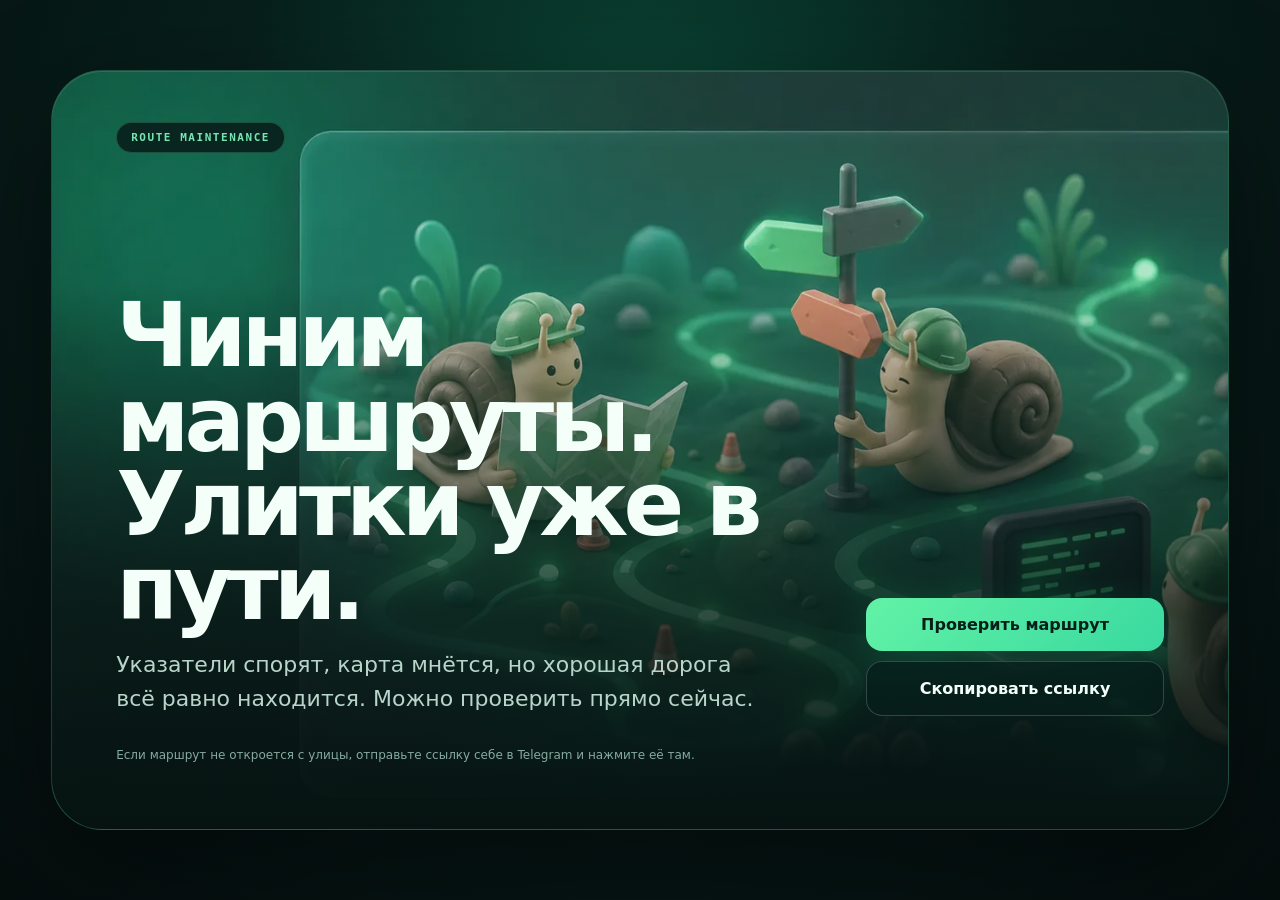
<file: site-presets/route-workshop/index.html>
<!doctype html>
<html lang="ru">
<head>
  <meta charset="utf-8">
  <meta name="viewport" content="width=device-width,initial-scale=1">
  <title>Маршрутная мастерская</title>
  <style>
    *{box-sizing:border-box}html,body{margin:0;min-height:100%;font-family:Inter,ui-sans-serif,system-ui,sans-serif;background:#061513;color:#f4fff9}
    body{min-height:100svh;background:radial-gradient(circle at 50% 18%,#0b4937 0,#071f1b 42%,#050d0d 100%);overflow-x:hidden}
    main{min-height:100svh;display:grid;place-items:center;padding:clamp(18px,4vw,60px)}
    .stage{position:relative;width:min(1180px,100%);min-height:min(760px,90svh);border:1px solid rgba(143,255,204,.16);border-radius:clamp(24px,4vw,54px);background:linear-gradient(145deg,rgba(29,110,80,.5),rgba(8,24,24,.72));box-shadow:0 40px 120px rgba(0,0,0,.46),inset 0 1px rgba(255,255,255,.12);overflow:hidden;backdrop-filter:blur(24px)}
    .art{position:absolute;inset:-2%;background:url("hero.webp") center/cover no-repeat;mix-blend-mode:screen;opacity:.94;animation:workshopDrift 10s ease-in-out infinite alternate}
    .shade{position:absolute;inset:0;background:linear-gradient(0deg,rgba(5,18,16,.98) 0%,rgba(5,18,16,.72) 29%,rgba(5,18,16,.04) 72%)}
    .pill{position:absolute;z-index:2;left:clamp(24px,5vw,72px);top:clamp(24px,4vw,52px);padding:9px 14px;border-radius:999px;background:#09251f;border:1px solid rgba(108,255,185,.2);color:#76e6b1;font:700 11px/1 ui-monospace,monospace;letter-spacing:.14em;text-transform:uppercase}
    .copy{position:absolute;z-index:2;left:clamp(24px,5vw,72px);right:clamp(24px,5vw,72px);bottom:clamp(28px,5vw,68px);display:grid;grid-template-columns:minmax(0,720px) auto;align-items:end;gap:30px}
    h1{font-size:clamp(46px,7vw,92px);line-height:.94;letter-spacing:-.055em;margin:0 0 18px;max-width:820px}
    p{font-size:clamp(17px,2vw,22px);line-height:1.55;color:#b8d5c9;margin:0;max-width:640px}
    .actions{display:grid;gap:10px}a,button{display:inline-flex;align-items:center;justify-content:center;min-width:220px;padding:17px 24px;border-radius:16px;font:inherit;font-weight:900;cursor:pointer;transition:.25s}a{background:linear-gradient(135deg,#62f2a6,#39d9a0);color:#062019;text-decoration:none;box-shadow:0 18px 50px rgba(47,233,157,.24)}button{border:1px solid rgba(255,255,255,.18);background:rgba(7,30,26,.78);color:#f4fff9}.handoff{grid-column:1/-1;font-size:12px;color:#86aa9f;max-width:680px}
    a:hover{transform:translateY(-3px);box-shadow:0 24px 65px rgba(47,233,157,.38)}
    @keyframes workshopDrift{to{transform:scale(1.045) translate3d(-1.2%,-1%,0);filter:saturate(1.08)}}@media(max-width:760px){html,body{height:100%;overflow:hidden}main{height:100svh;min-height:0;padding:10px}.stage{height:calc(100svh - 20px);min-height:0}.art{background-position:62% center}.shade{background:linear-gradient(0deg,rgba(5,18,16,1) 0%,rgba(5,18,16,.82) 47%,rgba(5,18,16,.08) 86%)}.copy{left:18px;right:18px;bottom:18px;grid-template-columns:1fr;gap:14px}.actions{grid-template-columns:1fr 1fr}.actions a,.actions button{min-width:0;padding:13px 10px}h1{font-size:clamp(34px,10vw,48px);margin-bottom:10px}p{font-size:14px;line-height:1.4}}@media(prefers-reduced-motion:reduce){.art{animation:none}}
  </style>
</head>
<body>
  <main>
    <section class="stage">
      <div class="art"></div><div class="shade"></div>
      <div class="pill">Route maintenance</div>
      <div class="copy">
        <div>
          <h1>Чиним маршруты.<br>Улитки уже в пути.</h1>
          <p>Указатели спорят, карта мнётся, но хорошая дорога всё равно находится. Можно проверить прямо сейчас.</p>
        </div>
        <div class="actions"><a id="connect" href="__PROXY_TG_LINK__">Проверить маршрут</a><button id="copy" type="button">Скопировать ссылку</button></div>
        <p class="handoff">Если маршрут не откроется с улицы, отправьте ссылку себе в Telegram и нажмите её там.</p>
      </div>
    </section>
  </main>
  <script>const link="__PROXY_LINK__",b=document.getElementById("copy");b.onclick=async()=>{try{await navigator.clipboard.writeText(link)}catch(e){const t=document.createElement("textarea");t.value=link;document.body.appendChild(t);t.select();document.execCommand("copy");t.remove()}b.textContent="Ссылка скопирована"};</script>
</body>
</html>
</file>
